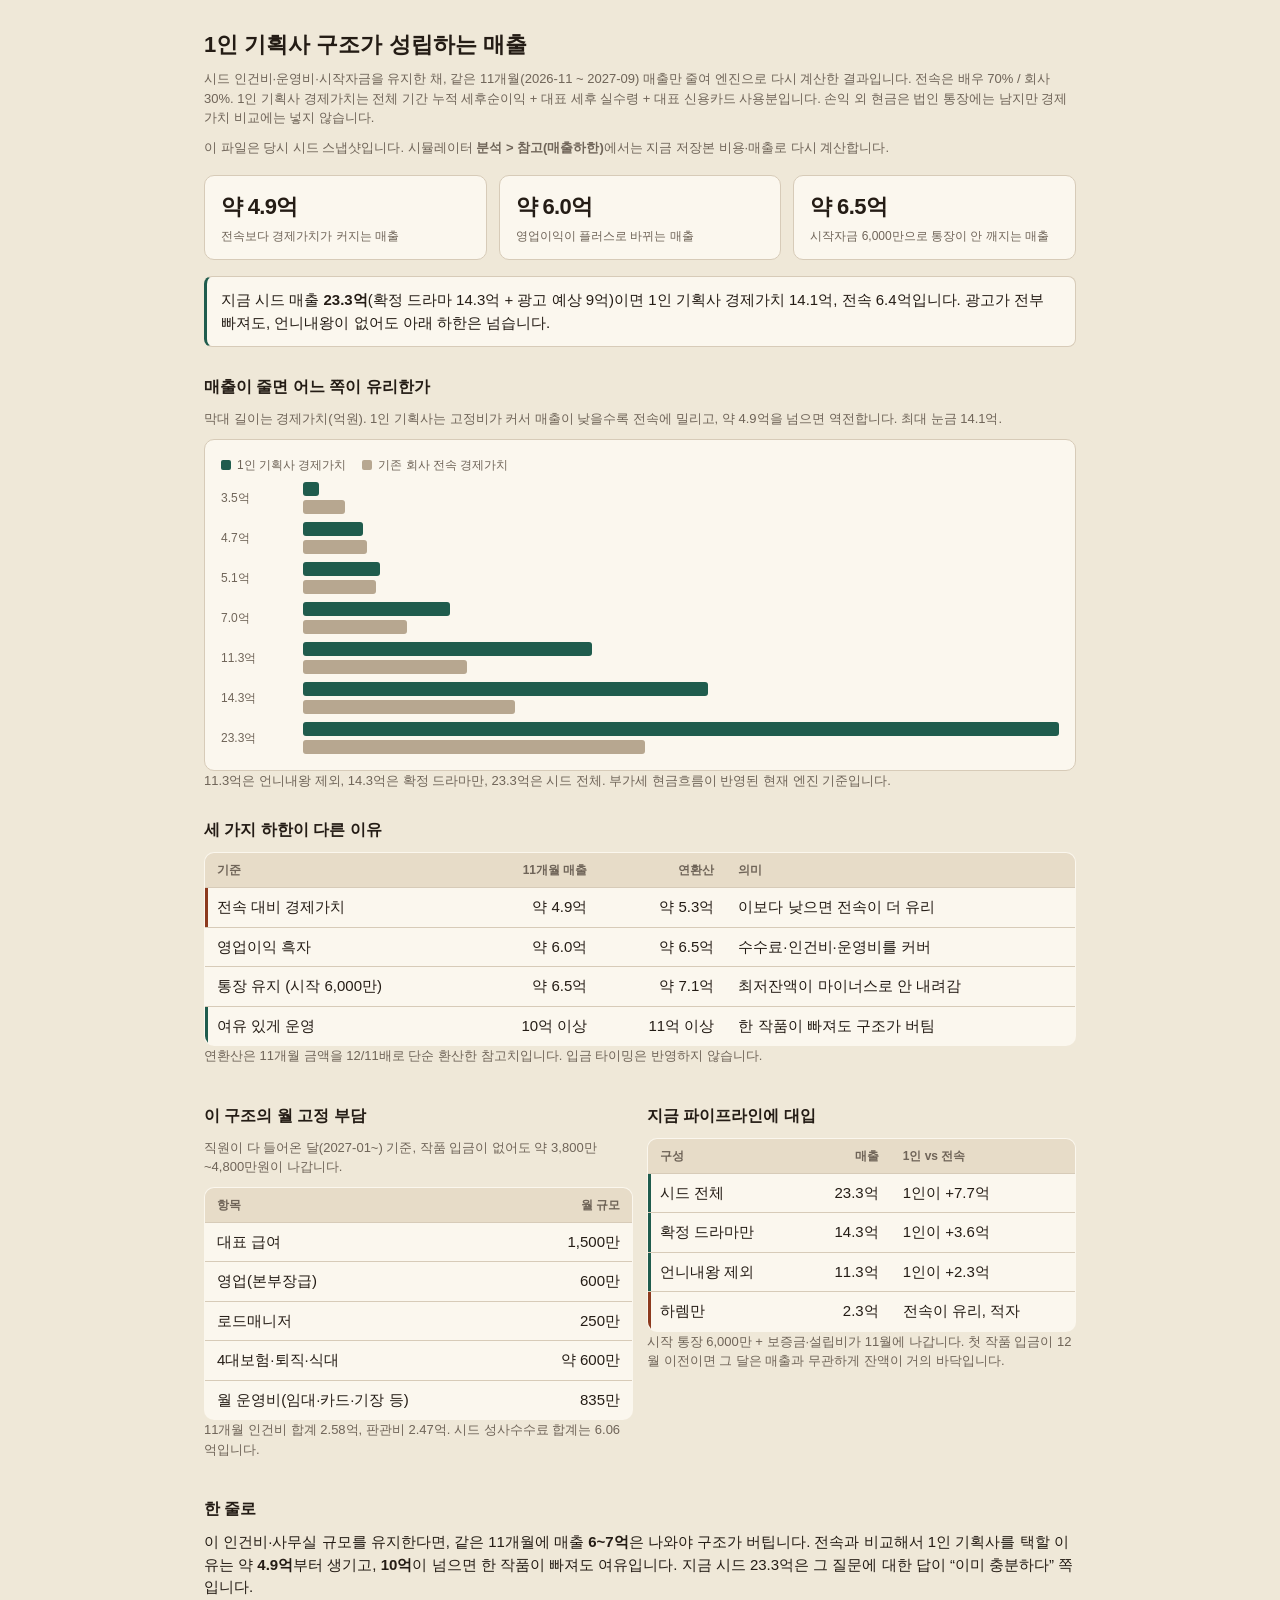
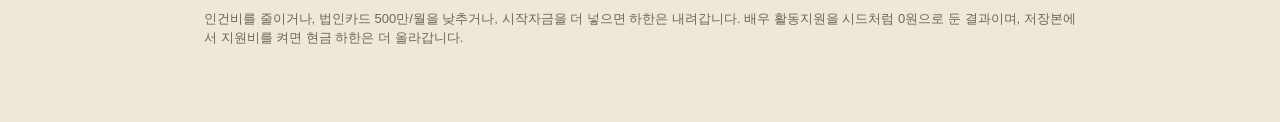
<file: 1인기획사-매출하한.html>
<!DOCTYPE html>
<html lang="ko">
<head>
  <meta charset="UTF-8">
  <meta name="viewport" content="width=device-width, initial-scale=1">
  <title>1인 기획사 매출 하한</title>
  <style>
    :root {
      --bg: #efe8d8;
      --paper: #fbf7ee;
      --ink: #241c15;
      --muted: #6f6458;
      --line: #d7cbb8;
      --accent: #1f5c4d;
      --warn: #8c3a1e;
      --chip: #e7dcc8;
    }
    * { box-sizing: border-box; }
    html, body { margin: 0; background: var(--bg); color: var(--ink); }
    body {
      font-family: "Malgun Gothic", "Apple SD Gothic Neo", sans-serif;
      font-size: 15px;
      line-height: 1.5;
    }
    .wrap { max-width: 920px; margin: 0 auto; padding: 28px 24px 64px; }
    h1 { font-size: 22px; margin: 0 0 8px; }
    h2 { font-size: 16px; margin: 28px 0 10px; }
    p { margin: 0 0 10px; color: var(--ink); }
    .muted { color: var(--muted); font-size: 13px; }
    .kpis {
      display: grid;
      grid-template-columns: repeat(3, minmax(0, 1fr));
      gap: 12px;
      margin: 18px 0 16px;
    }
    .kpi {
      background: var(--paper);
      border: 1px solid var(--line);
      border-radius: 10px;
      padding: 14px 16px;
    }
    .kpi b { display: block; font-size: 22px; letter-spacing: -0.03em; }
    .kpi span { display: block; margin-top: 4px; color: var(--muted); font-size: 12px; }
    .note {
      background: var(--paper);
      border: 1px solid var(--line);
      border-left: 3px solid var(--accent);
      border-radius: 8px;
      padding: 12px 14px;
      margin: 12px 0 20px;
    }
    table {
      width: 100%;
      border-collapse: collapse;
      background: var(--paper);
      border: 1px solid var(--line);
      border-radius: 10px;
      overflow: hidden;
    }
    th, td { padding: 8px 12px; text-align: left; border-bottom: 1px solid var(--line); }
    th { font-size: 12px; color: var(--muted); font-weight: 700; background: var(--chip); }
    td.num, th.num { text-align: right; font-variant-numeric: tabular-nums; }
    tr:last-child td { border-bottom: 0; }
    tr.warn td:first-child { box-shadow: inset 3px 0 0 var(--warn); }
    tr.ok td:first-child { box-shadow: inset 3px 0 0 var(--accent); }
    .chart {
      background: var(--paper);
      border: 1px solid var(--line);
      border-radius: 10px;
      padding: 16px 16px 8px;
    }
    .chart-row { display: grid; grid-template-columns: 72px 1fr; gap: 10px; align-items: center; margin: 8px 0; }
    .chart-label { font-size: 12px; color: var(--muted); }
    .bars { display: flex; flex-direction: column; gap: 4px; }
    .bar {
      height: 14px;
      border-radius: 3px;
      min-width: 2px;
    }
    .bar.solo { background: var(--accent); }
    .bar.ex { background: #b7a790; }
    .legend { display: flex; gap: 16px; font-size: 12px; color: var(--muted); margin-bottom: 8px; }
    .swatch { display: inline-block; width: 10px; height: 10px; border-radius: 2px; margin-right: 6px; vertical-align: -1px; }
    .two {
      display: grid;
      grid-template-columns: 1fr 1fr;
      gap: 14px;
      margin-top: 8px;
    }
    @media (max-width: 720px) {
      .kpis, .two { grid-template-columns: 1fr; }
    }
  </style>
</head>
<body>
  <div class="wrap">
    <h1>1인 기획사 구조가 성립하는 매출</h1>
    <p class="muted">시드 인건비·운영비·시작자금을 유지한 채, 같은 11개월(2026-11 ~ 2027-09) 매출만 줄여 엔진으로 다시 계산한 결과입니다. 전속은 배우 70% / 회사 30%. 1인 기획사 경제가치는 전체 기간 누적 세후순이익 + 대표 세후 실수령 + 대표 신용카드 사용분입니다. 손익 외 현금은 법인 통장에는 남지만 경제가치 비교에는 넣지 않습니다.</p>
    <p class="muted">이 파일은 당시 시드 스냅샷입니다. 시뮬레이터 <b>분석 &gt; 참고(매출하한)</b>에서는 지금 저장본 비용·매출로 다시 계산합니다.</p>

    <div class="kpis">
      <div class="kpi"><b>약 4.9억</b><span>전속보다 경제가치가 커지는 매출</span></div>
      <div class="kpi"><b>약 6.0억</b><span>영업이익이 플러스로 바뀌는 매출</span></div>
      <div class="kpi"><b>약 6.5억</b><span>시작자금 6,000만으로 통장이 안 깨지는 매출</span></div>
    </div>

    <div class="note">
      지금 시드 매출 <b>23.3억</b>(확정 드라마 14.3억 + 광고 예상 9억)이면 1인 기획사 경제가치 14.1억, 전속 6.4억입니다. 광고가 전부 빠져도, 언니내왕이 없어도 아래 하한은 넘습니다.
    </div>

    <h2>매출이 줄면 어느 쪽이 유리한가</h2>
    <p class="muted">막대 길이는 경제가치(억원). 1인 기획사는 고정비가 커서 매출이 낮을수록 전속에 밀리고, 약 4.9억을 넘으면 역전합니다. 최대 눈금 14.1억.</p>
    <div class="chart">
      <div class="legend">
        <span><i class="swatch" style="background:var(--accent)"></i>1인 기획사 경제가치</span>
        <span><i class="swatch" style="background:#b7a790"></i>기존 회사 전속 경제가치</span>
      </div>
      <div class="chart-row"><div class="chart-label">3.5억</div><div class="bars"><div class="bar solo" style="width:2.1%"></div><div class="bar ex" style="width:5.5%"></div></div></div>
      <div class="chart-row"><div class="chart-label">4.7억</div><div class="bars"><div class="bar solo" style="width:7.9%"></div><div class="bar ex" style="width:8.5%"></div></div></div>
      <div class="chart-row"><div class="chart-label">5.1억</div><div class="bars"><div class="bar solo" style="width:10.2%"></div><div class="bar ex" style="width:9.6%"></div></div></div>
      <div class="chart-row"><div class="chart-label">7.0억</div><div class="bars"><div class="bar solo" style="width:19.4%"></div><div class="bar ex" style="width:13.7%"></div></div></div>
      <div class="chart-row"><div class="chart-label">11.3억</div><div class="bars"><div class="bar solo" style="width:38.2%"></div><div class="bar ex" style="width:21.7%"></div></div></div>
      <div class="chart-row"><div class="chart-label">14.3억</div><div class="bars"><div class="bar solo" style="width:53.6%"></div><div class="bar ex" style="width:28.1%"></div></div></div>
      <div class="chart-row"><div class="chart-label">23.3억</div><div class="bars"><div class="bar solo" style="width:100%"></div><div class="bar ex" style="width:45.3%"></div></div></div>
    </div>
    <p class="muted">11.3억은 언니내왕 제외, 14.3억은 확정 드라마만, 23.3억은 시드 전체. 부가세 현금흐름이 반영된 현재 엔진 기준입니다.</p>

    <h2>세 가지 하한이 다른 이유</h2>
    <table>
      <thead>
        <tr><th>기준</th><th class="num">11개월 매출</th><th class="num">연환산</th><th>의미</th></tr>
      </thead>
      <tbody>
        <tr class="warn"><td>전속 대비 경제가치</td><td class="num">약 4.9억</td><td class="num">약 5.3억</td><td>이보다 낮으면 전속이 더 유리</td></tr>
        <tr><td>영업이익 흑자</td><td class="num">약 6.0억</td><td class="num">약 6.5억</td><td>수수료·인건비·운영비를 커버</td></tr>
        <tr><td>통장 유지 (시작 6,000만)</td><td class="num">약 6.5억</td><td class="num">약 7.1억</td><td>최저잔액이 마이너스로 안 내려감</td></tr>
        <tr class="ok"><td>여유 있게 운영</td><td class="num">10억 이상</td><td class="num">11억 이상</td><td>한 작품이 빠져도 구조가 버팀</td></tr>
      </tbody>
    </table>
    <p class="muted">연환산은 11개월 금액을 12/11배로 단순 환산한 참고치입니다. 입금 타이밍은 반영하지 않습니다.</p>

    <div class="two">
      <div>
        <h2>이 구조의 월 고정 부담</h2>
        <p class="muted">직원이 다 들어온 달(2027-01~) 기준, 작품 입금이 없어도 약 3,800만~4,800만원이 나갑니다.</p>
        <table>
          <thead><tr><th>항목</th><th class="num">월 규모</th></tr></thead>
          <tbody>
            <tr><td>대표 급여</td><td class="num">1,500만</td></tr>
            <tr><td>영업(본부장급)</td><td class="num">600만</td></tr>
            <tr><td>로드매니저</td><td class="num">250만</td></tr>
            <tr><td>4대보험·퇴직·식대</td><td class="num">약 600만</td></tr>
            <tr><td>월 운영비(임대·카드·기장 등)</td><td class="num">835만</td></tr>
          </tbody>
        </table>
        <p class="muted">11개월 인건비 합계 2.58억, 판관비 2.47억. 시드 성사수수료 합계는 6.06억입니다.</p>
      </div>
      <div>
        <h2>지금 파이프라인에 대입</h2>
        <table>
          <thead><tr><th>구성</th><th class="num">매출</th><th>1인 vs 전속</th></tr></thead>
          <tbody>
            <tr class="ok"><td>시드 전체</td><td class="num">23.3억</td><td>1인이 +7.7억</td></tr>
            <tr class="ok"><td>확정 드라마만</td><td class="num">14.3억</td><td>1인이 +3.6억</td></tr>
            <tr class="ok"><td>언니내왕 제외</td><td class="num">11.3억</td><td>1인이 +2.3억</td></tr>
            <tr class="warn"><td>하렘만</td><td class="num">2.3억</td><td>전속이 유리, 적자</td></tr>
          </tbody>
        </table>
        <p class="muted">시작 통장 6,000만 + 보증금·설립비가 11월에 나갑니다. 첫 작품 입금이 12월 이전이면 그 달은 매출과 무관하게 잔액이 거의 바닥입니다.</p>
      </div>
    </div>

    <h2>한 줄로</h2>
    <p>이 인건비·사무실 규모를 유지한다면, 같은 11개월에 매출 <b>6~7억</b>은 나와야 구조가 버팁니다. 전속과 비교해서 1인 기획사를 택할 이유는 약 <b>4.9억</b>부터 생기고, <b>10억</b>이 넘으면 한 작품이 빠져도 여유입니다. 지금 시드 23.3억은 그 질문에 대한 답이 “이미 충분하다” 쪽입니다.</p>
    <p class="muted">인건비를 줄이거나, 법인카드 500만/월을 낮추거나, 시작자금을 더 넣으면 하한은 내려갑니다. 배우 활동지원을 시드처럼 0원으로 둔 결과이며, 저장본에서 지원비를 켜면 현금 하한은 더 올라갑니다.</p>
  </div>
</body>
</html>
</file>
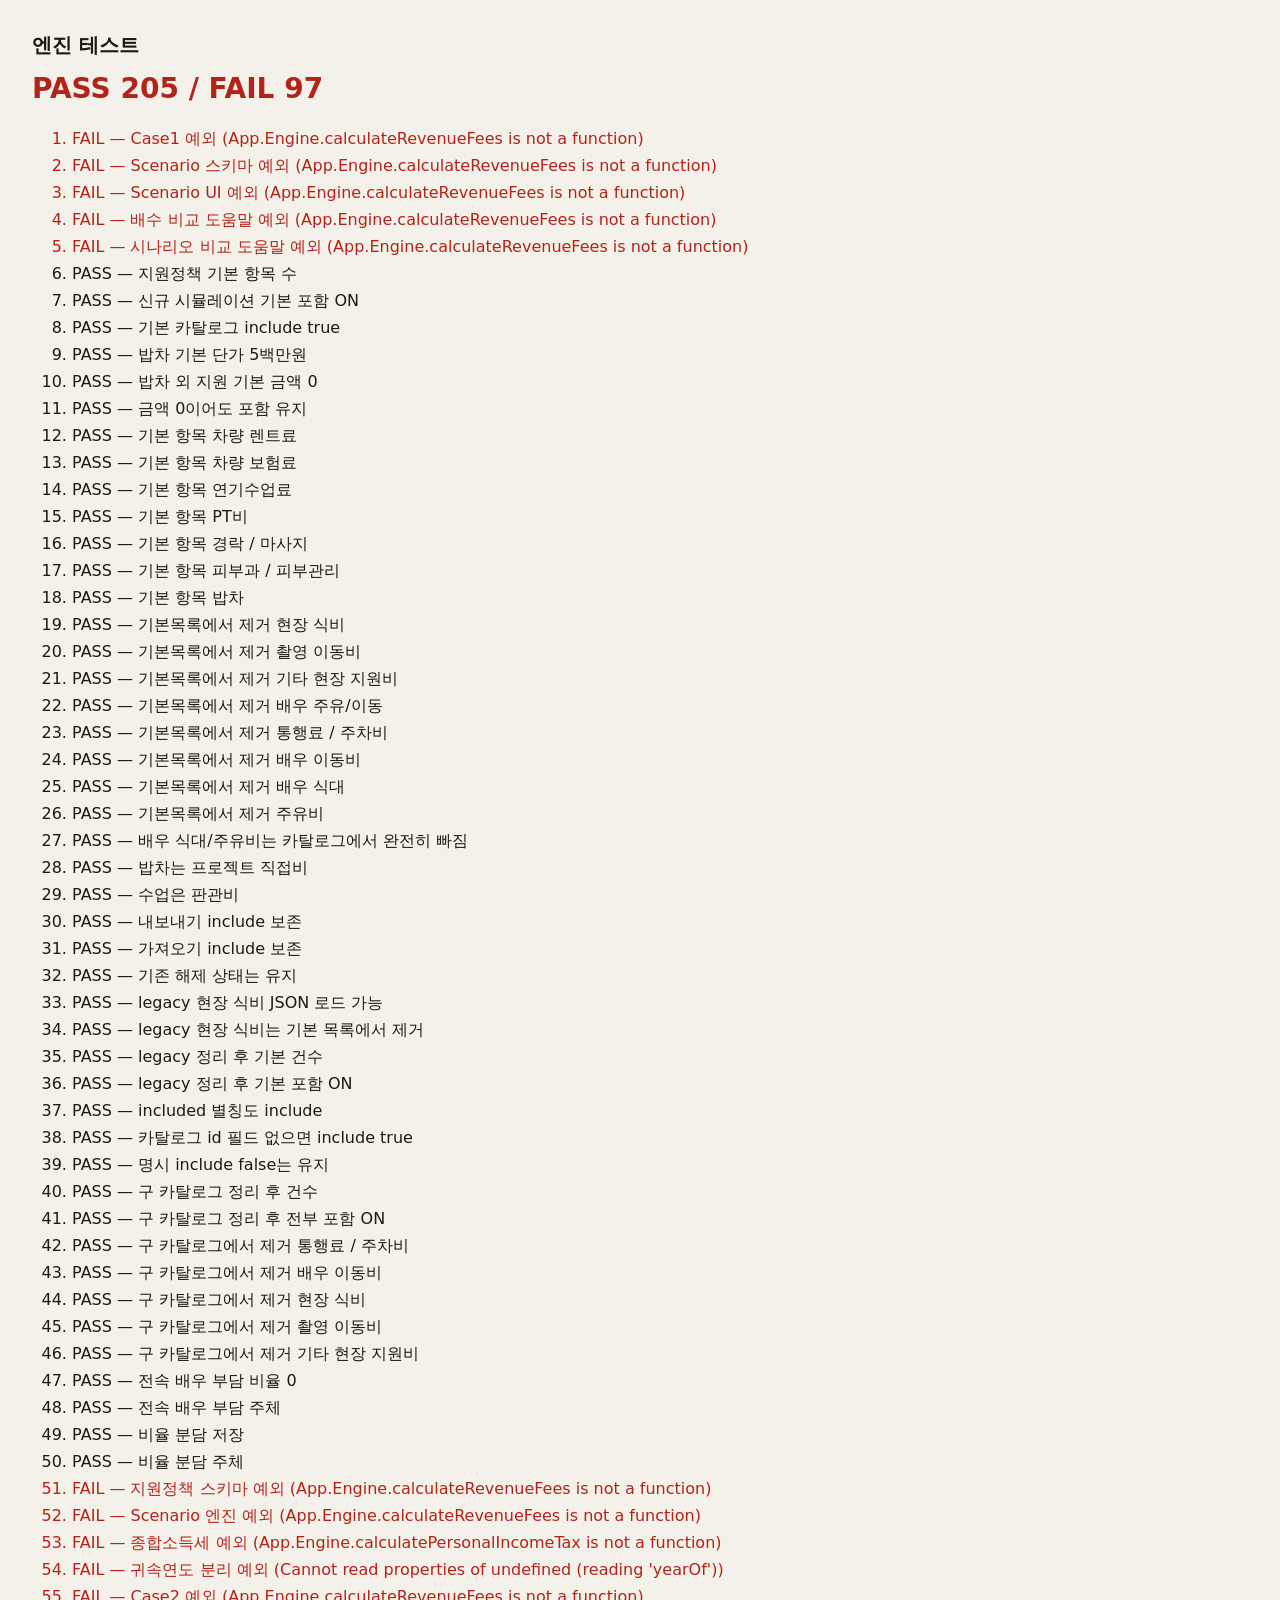
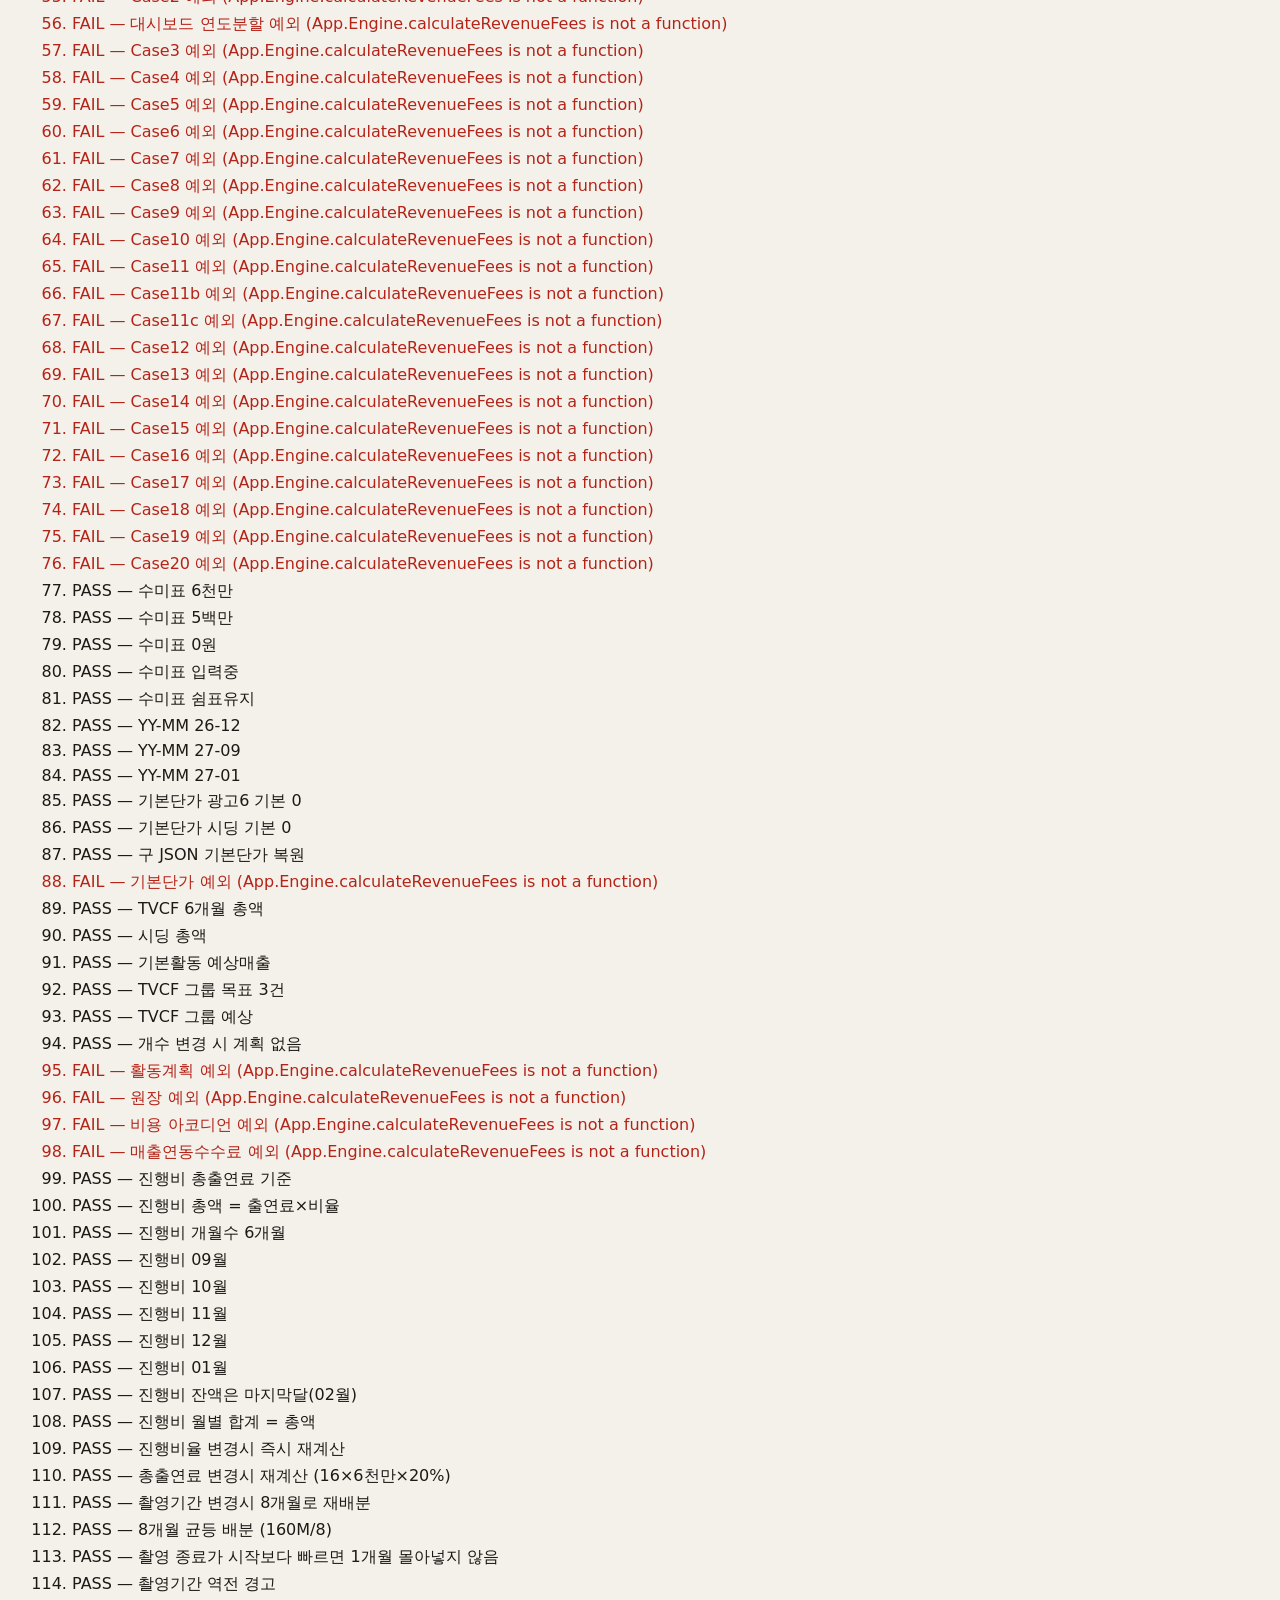
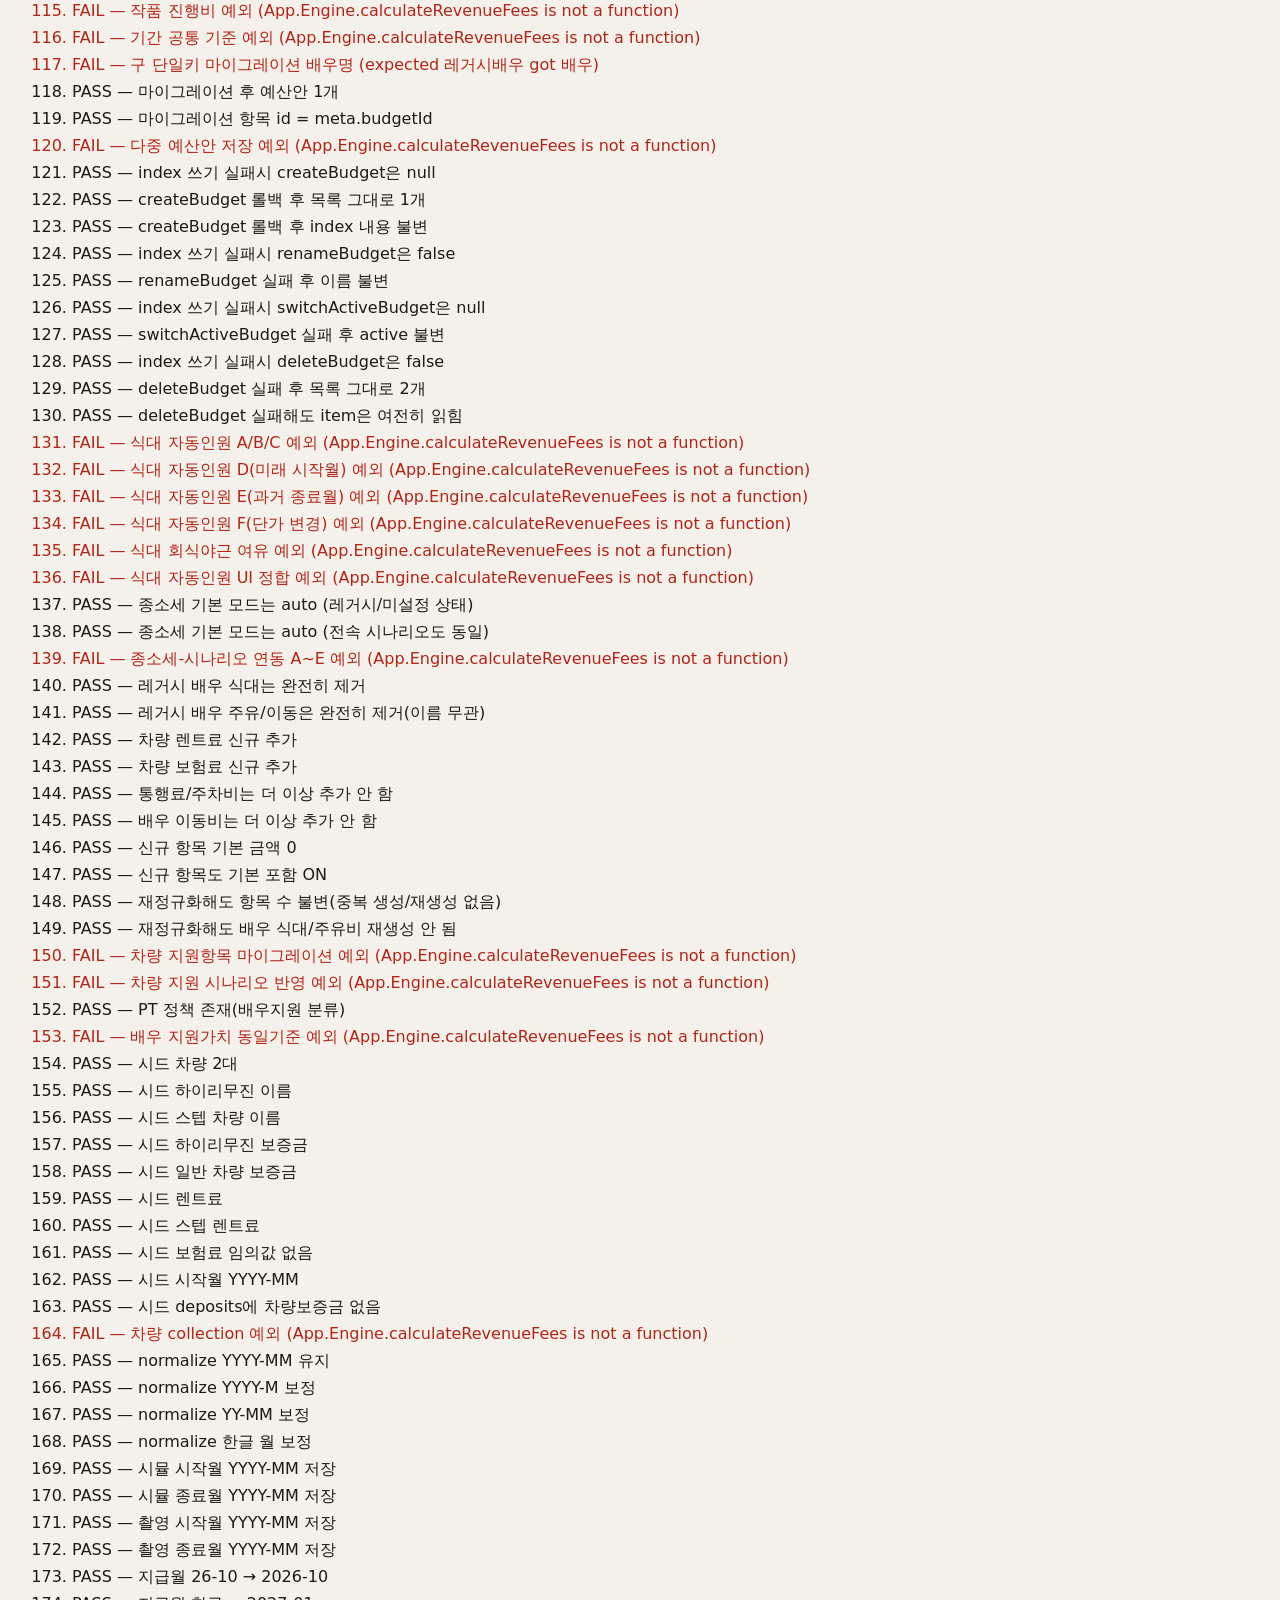
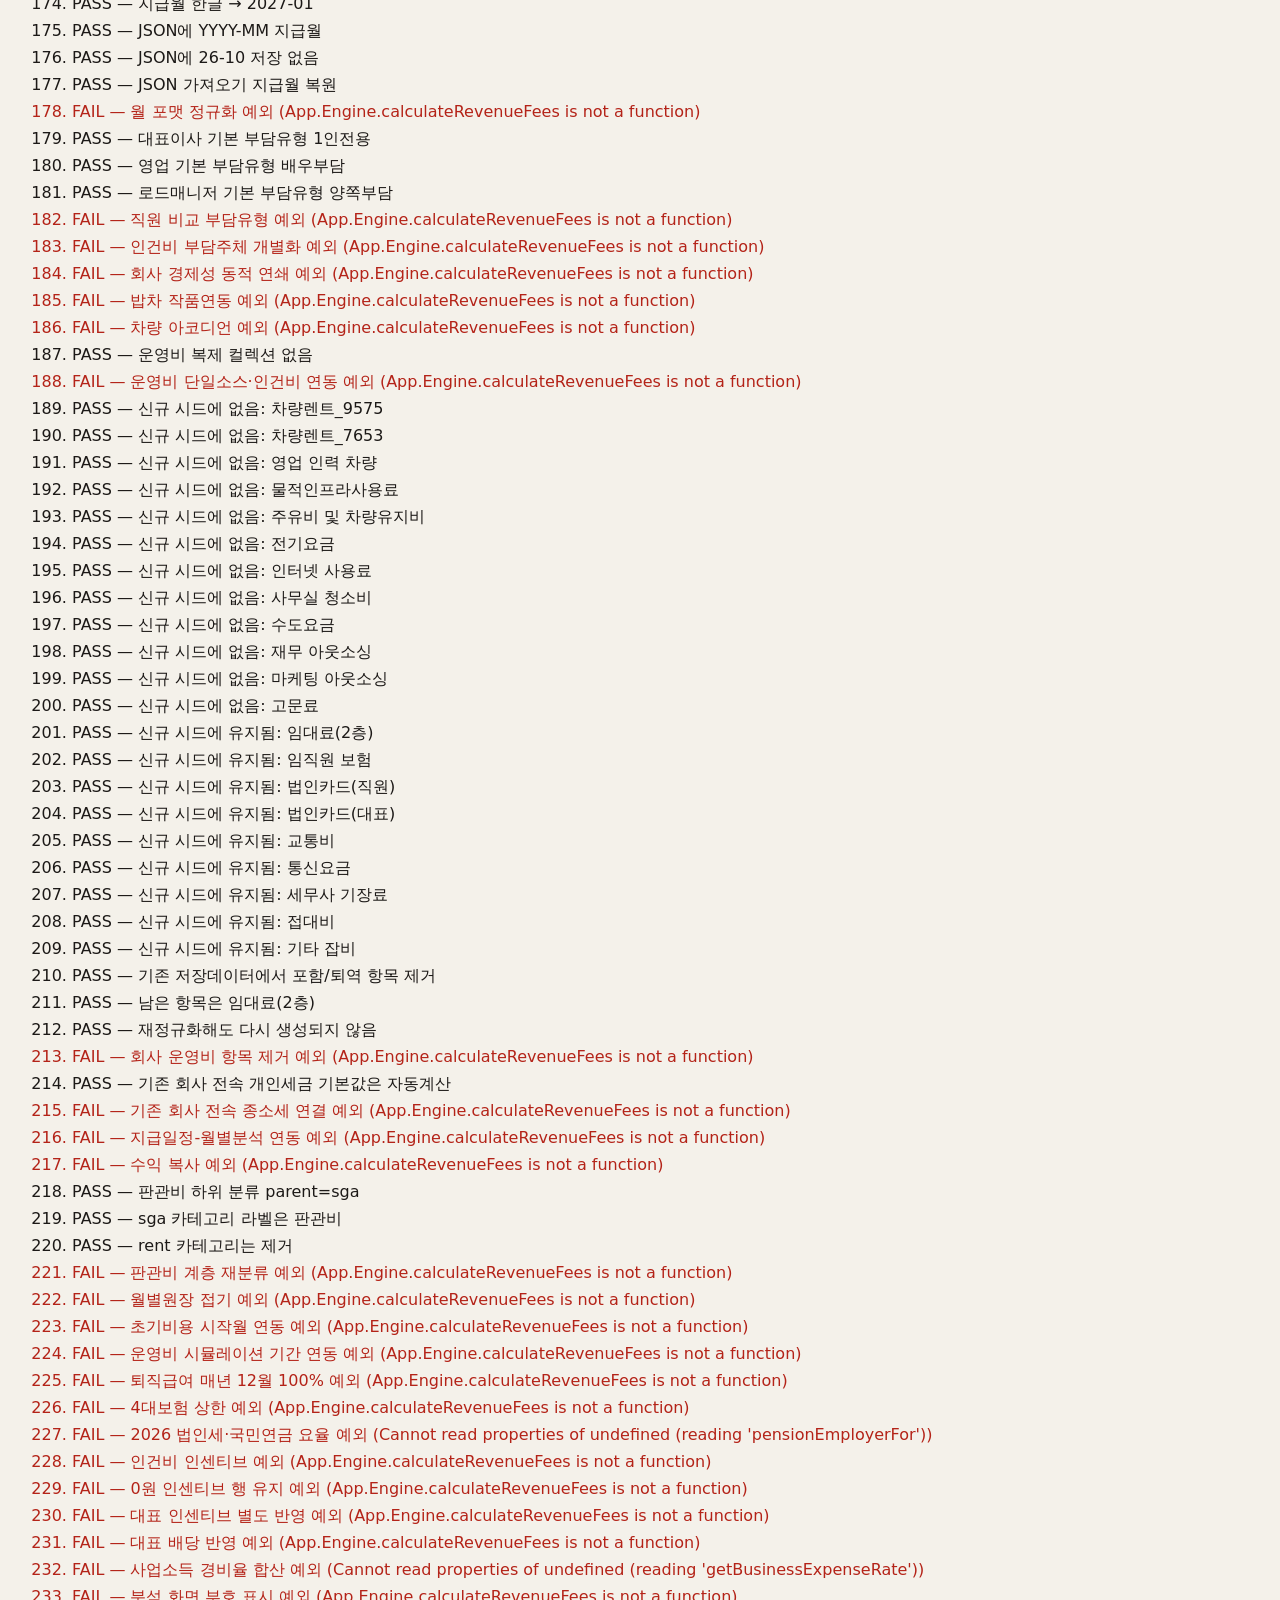
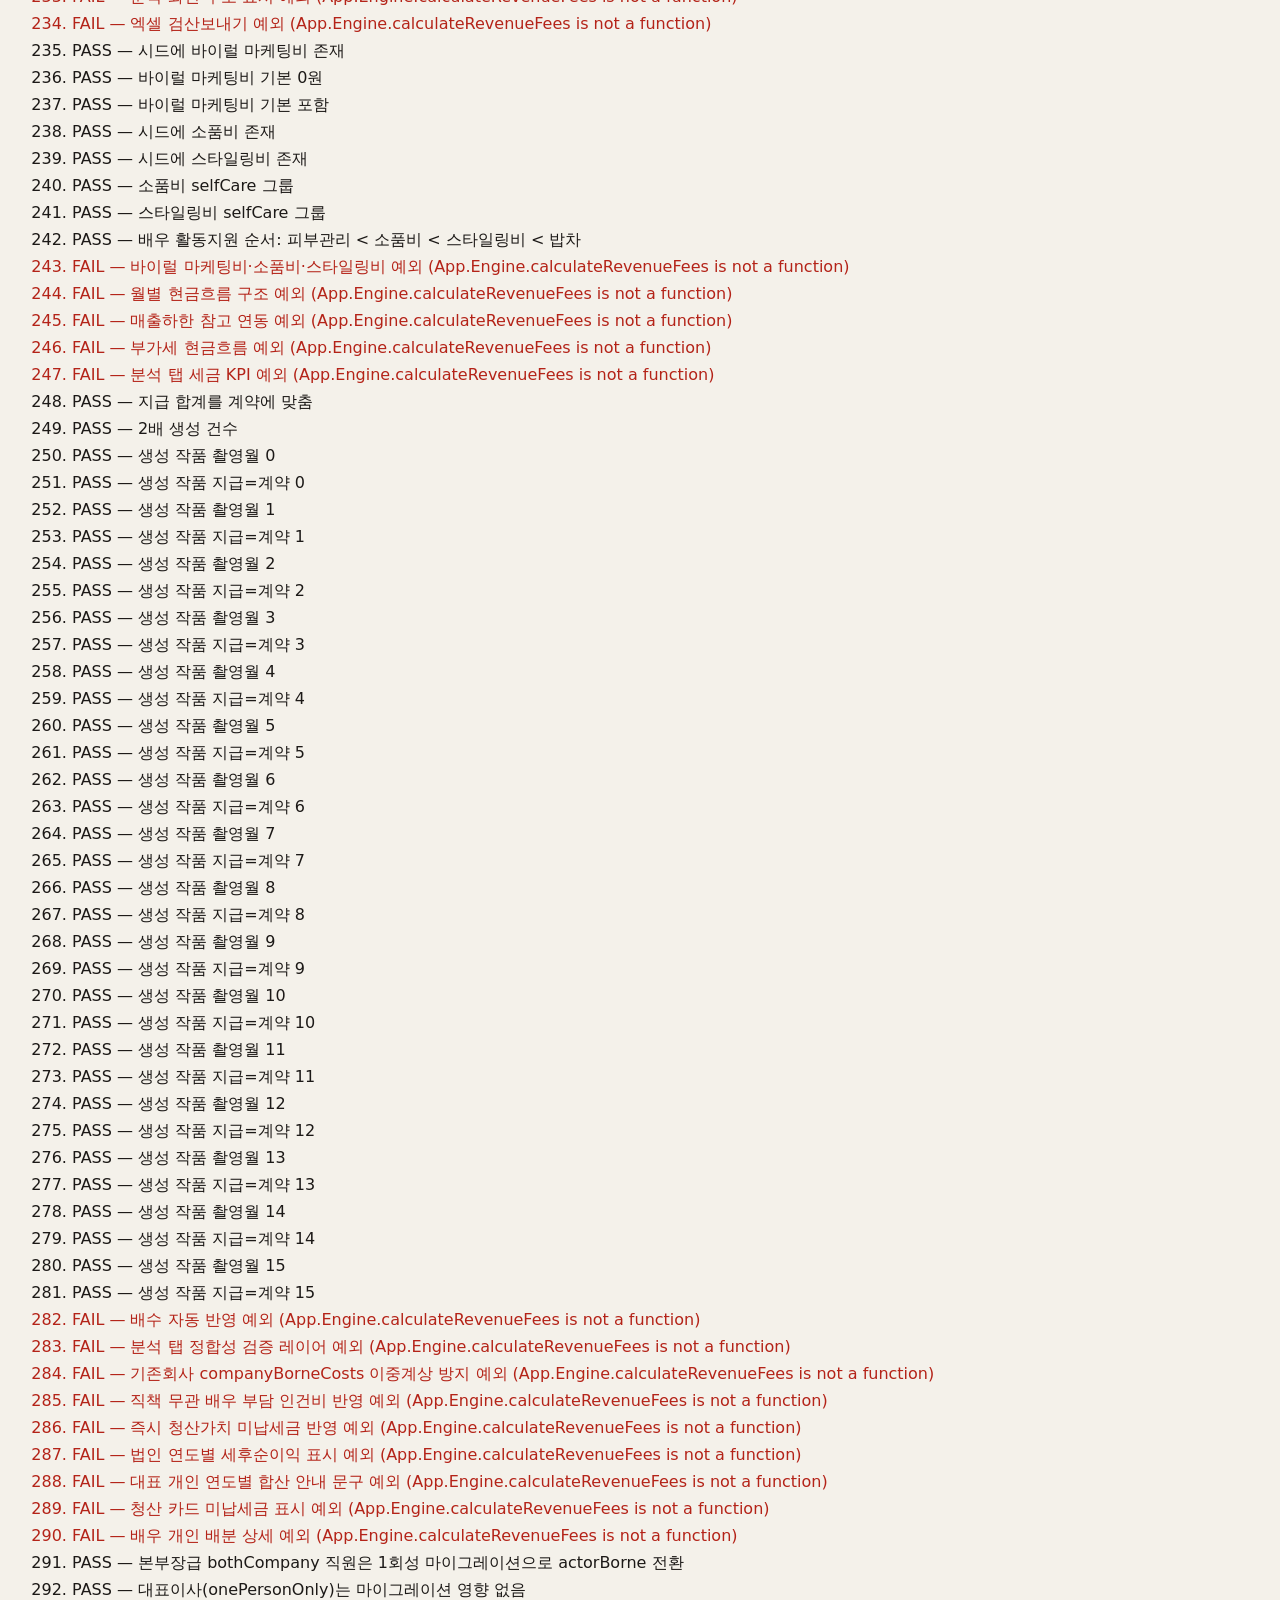
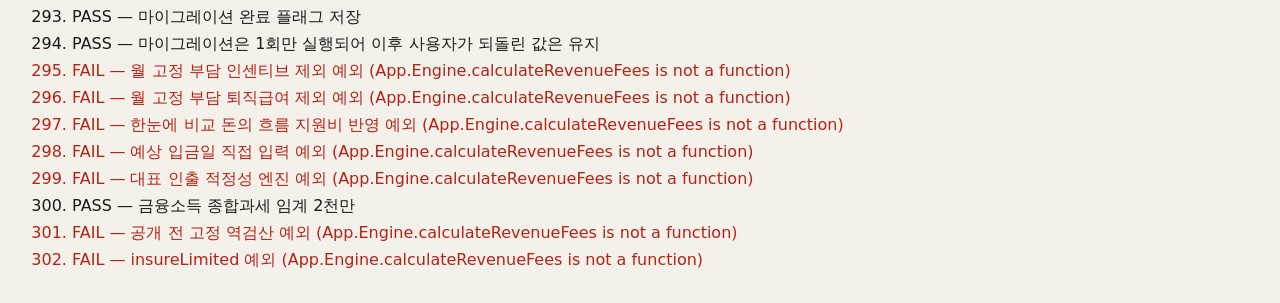
<file: test/runner.html>
<!DOCTYPE html>
<html lang="ko">
<head>
  <meta charset="UTF-8" />
  <title>1인 기획사 시뮬레이터 테스트</title>
  <style>
    body { font-family: ui-sans-serif, system-ui, sans-serif; margin: 32px; background: #f4f1ea; color: #1c1917; }
    h1 { font-size: 20px; }
    .summary { font-size: 28px; font-weight: 700; margin: 12px 0 24px; }
    .ok { color: #166534; }
    .bad { color: #b42318; }
    li { margin: 6px 0; }
    .fail { color: #b42318; }
  </style>
</head>
<body>
  <h1>엔진 테스트</h1>
  <div id="summary" class="summary">실행 중…</div>
  <ol id="list"></ol>
  <script src="../js/money.js"></script>
  <script src="../js/month.js"></script>
  <script src="../js/holidays-kr.js"></script>
  <script src="../js/calendar.js"></script>
  <script src="../js/format.js"></script>
  <script src="../js/data/categories.js"></script>
  <script src="../js/data/defaults.js"></script>
  <script src="../js/engine/revenue.js"></script>
  <script src="../js/engine/expense.js"></script>
  <script src="../js/engine/payroll.js"></script>
  <script src="../js/engine/tax.js"></script>
  <script src="../js/engine/cashflow.js"></script>
  <script src="../js/engine/ledger.js"></script>
  <script src="../js/engine/index.js"></script>
  <script src="../js/engine/scenarios.js"></script>
  <script src="../js/supabase-config.js"></script>
  <script src="../js/store.js"></script>
  <script src="../js/remote-store.js"></script>
  <script src="../js/data/sample-from-xlsx.js"></script>
  <script src="cases.js"></script>
  <script>
    (function () {
      var out = App.Tests.run();
      var summary = document.getElementById("summary");
      summary.textContent = "PASS " + out.passed + " / FAIL " + out.failed;
      summary.className = "summary " + (out.failed ? "bad" : "ok");
      var list = document.getElementById("list");
      out.results.forEach(function (r) {
        var li = document.createElement("li");
        li.textContent = (r.ok ? "PASS" : "FAIL") + " — " + r.name + (r.detail ? " (" + r.detail + ")" : "");
        if (!r.ok) li.className = "fail";
        list.appendChild(li);
      });
    })();
  </script>
</body>
</html>
</file>
